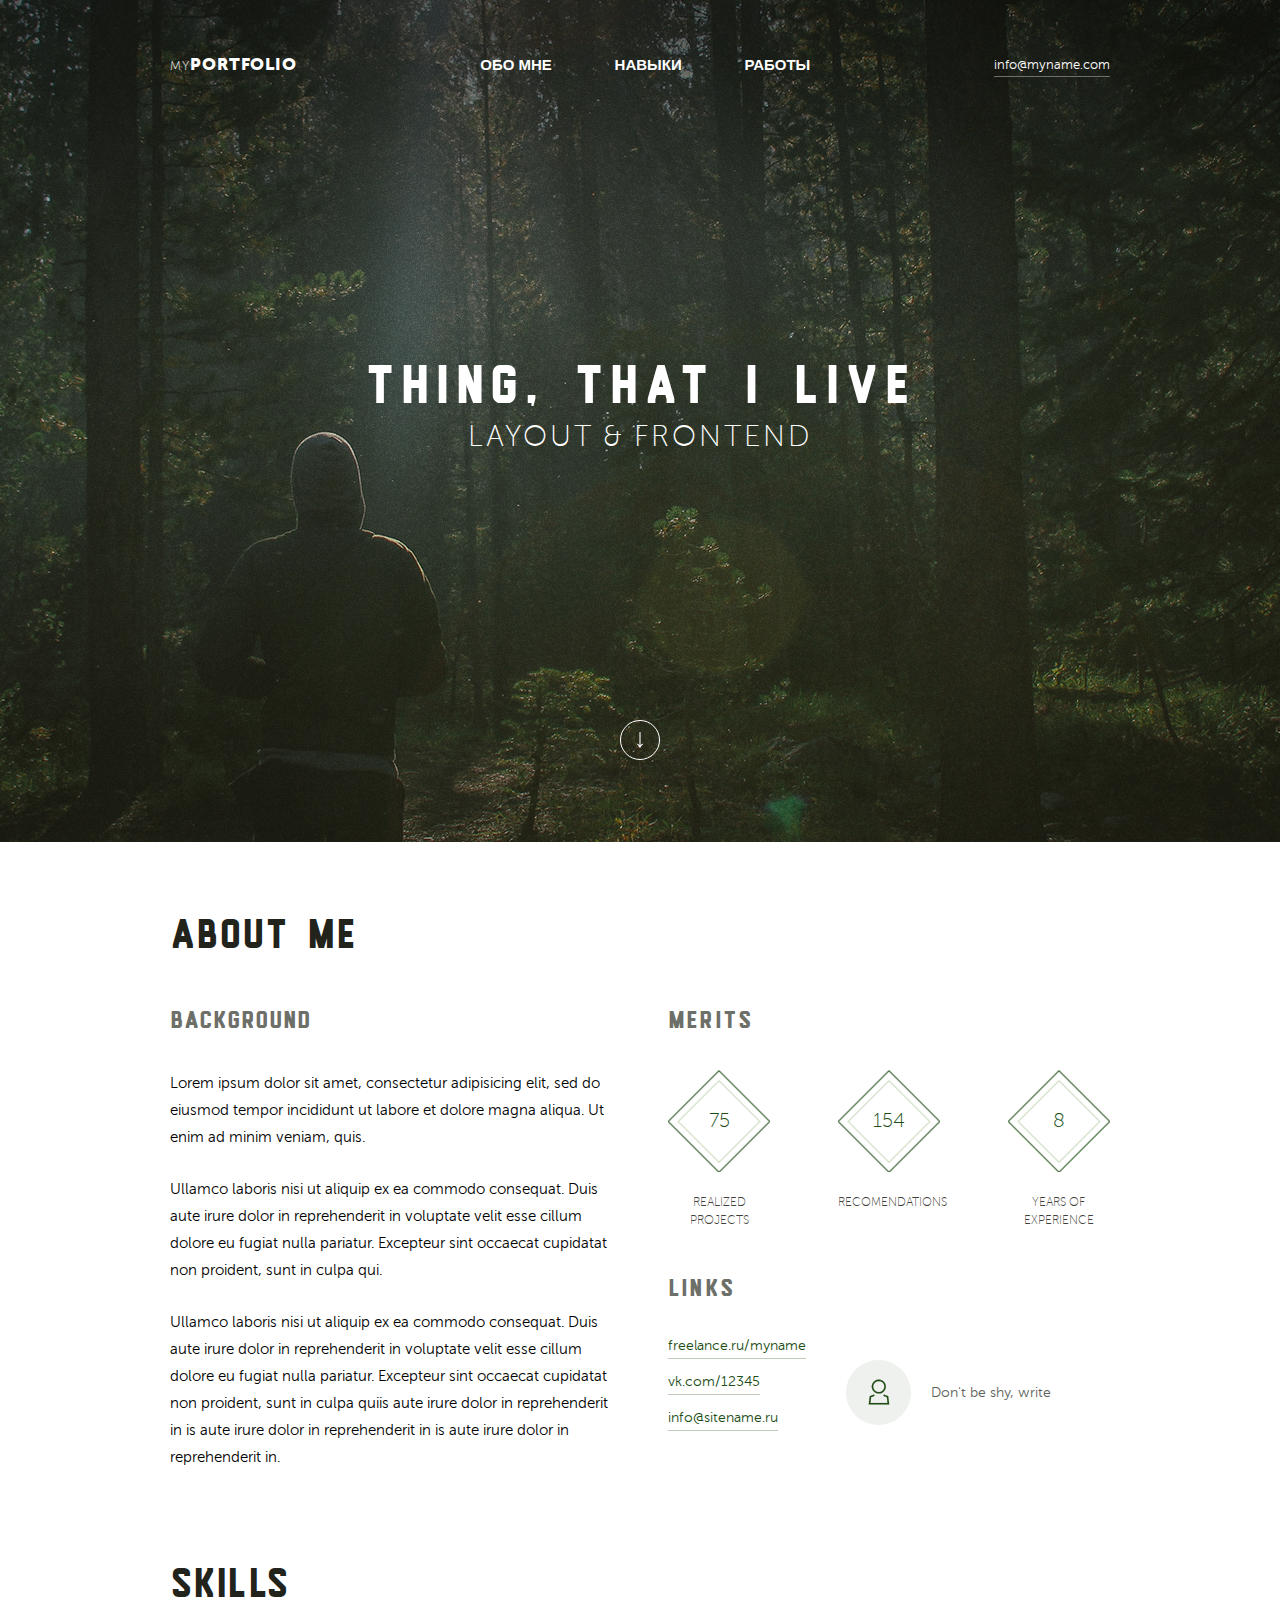
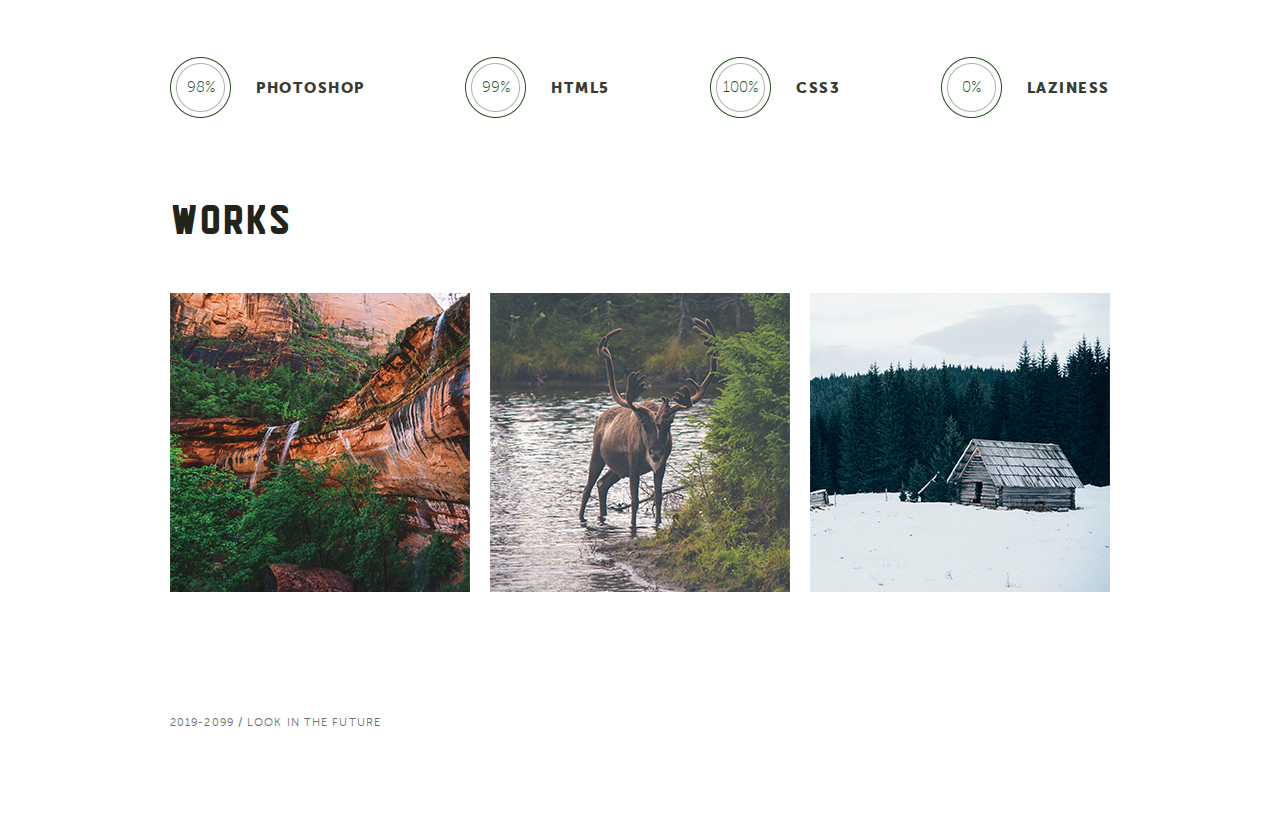
<file: MyPortfolio/index.html>
<!DOCTYPE html>
<html lang="ru, en">
<head>
	<meta charset="UTF-8">
	<meta name = viewport content = "width=device-width">
	<title>Document</title>
	<link rel="stylesheet" href="css/main.css">
	<link rel="stylesheet" href="css/media.css">
</head>
<body>
	<header class="header">
		<div class="container">
			<div class="header-wrap">
				<p class="header-logo">
					<a href="">
						<span class="f-part">My</span>
						<span class="s-part">Portfolio</span>
					</a>
				</p>
				<div class="header-menu">
					<div class="header-menu-item">Обо мне</div>
					<div class="header-menu-item">Навыки</div>
					<div class="header-menu-item">Работы</div>
				</div>
				<div class="header-email">
					<a href>info@myname.com</a>
				</div>
			</div>
			<div class="header-offer">
				<h1 class="header-offer-heading">
					Thing, that i live
				</h1>
				<p class="header-offer-postheading">
					Layout & Frontend
				</p>
			</div>
			<div class="header-foot">
				<button class="header-btn">
					
				</button>
			</div>
		</div>
	</header>
	<div class="main">
		<div class="container">
			<div class="about">
				<h2 class="about-header">
					About me
				</h2>
				<div class="about-contentbox">
					<div class="about-left">
						<p class="about-left-postheader">
							Background
						</p>
						<div class="about-left-text">
							<p>Lorem ipsum dolor sit amet, consectetur adipisicing elit, sed do eiusmod tempor incididunt ut labore et dolore magna aliqua. Ut enim ad minim veniam, quis.</p>

							<p>Ullamco laboris nisi ut aliquip ex ea commodo consequat. Duis aute irure dolor in reprehenderit in voluptate velit esse cillum dolore eu fugiat nulla pariatur. Excepteur sint occaecat cupidatat non proident, sunt in culpa qui.</p>

							<p>Ullamco laboris nisi ut aliquip ex ea commodo consequat. Duis aute irure dolor in reprehenderit in voluptate velit esse cillum dolore eu fugiat nulla pariatur. Excepteur sint occaecat cupidatat non proident, sunt in culpa quiis aute irure dolor in reprehenderit in is aute irure dolor in reprehenderit in is aute irure dolor in reprehenderit in.</p>
						</div>
					</div>
					<div class="about-right">
						<p class="about-right-postheader">
							Merits
						</p>
						<div class="about-right-rectangles">
							<div class="rect-block">
								<div class="rect">
									75
								</div>
								<p class="rect-value">
									Realized projects
								</p>
							</div>
							<div class="rect-block">
								<div class="rect">
									154
								</div>
								<p class="rect-value">
									Recomendations
								</p>
							</div>
							<div class="rect-block">
								<div class="rect">
									8
								</div>
								<p class="rect-value">
									Years of experience
								</p>
							</div>
						</div>
						<p class="about-right-postheader">
							Links
						</p>
						<div class="about-right-link">
							<div class="about-right-link-wrap">
								<div class="about-right-link-item">
									<a href="">freelance.ru/myname</a>
								</div>
								<div class="about-right-link-item">
									<a href="">vk.com/12345</a>
								</div>
								<div class="about-right-link-item">
									<a href="">info@sitename.ru</a>
								</div>
							</div>
							<div class="about-right-link-typefield">
								<div class="about-right-link-typefield-img">
								</div>
								<div class="about-right-link-typefield-text">
									Don't be shy, write
								</div>
							</div>
						</div>
					</div>
				</div>
			</div>
			<div class="skills">
				<h2 class="skills-heading">
					Skills
				</h2>
				<div class="skills-content">
					<div class="skills-content-item">
						<div class="skills-content-item-ellipse"
						>98%</div>
						<div class="skills-content-item-text">
							Photoshop
						</div>
					</div>
					<div class="skills-content-item">
						<div class="skills-content-item-ellipse"
						>99%</div>
						<div class="skills-content-item-text">
							Html5
						</div>
					</div>
					<div class="skills-content-item">
						<div class="skills-content-item-ellipse"
						>100%</div>
						<div class="skills-content-item-text">
							Css3
						</div>
					</div>
					<div class="skills-content-item">
						<div class="skills-content-item-ellipse"
						>0%</div>
						<div class="skills-content-item-text">
							Laziness
						</div>
					</div>
				</div>
			</div>
			<div class="works">
				<h2 class="works-heading">
					Works
				</h2>
				<div class="works-wrapper">
					<div class="works-item">
						<img src="img/dirst-work.png" alt="">
						<div class="works-item-hover">
							<p class = name>Name of work</p>
							<a href=""><p class="watch">Watch</p></a>
						</div>
					</div>
					<div class="works-item">
						<img src="img/second-work.png" alt="">
						<div class="works-item-hover">
							<p class = name>Name of work</p>
							<a href=""><p class="watch">Watch</p></a>
						</div>
					</div>
					<div class="works-item">
						<img src="img/third-work.png" alt="">
						<div class="works-item-hover">
							<p class = name>Name of work</p>
							<a href=""><p class="watch">Watch</p></a>
						</div>
					</div>
				</div>
			</div>
		</div>
	</div>
	<footer class= footer>
		<div class="container">
			<p class="footer-text">
				2019-2099 / Look in the future
			</p>
		</div>
	</footer>
</body>
</html>
</file>
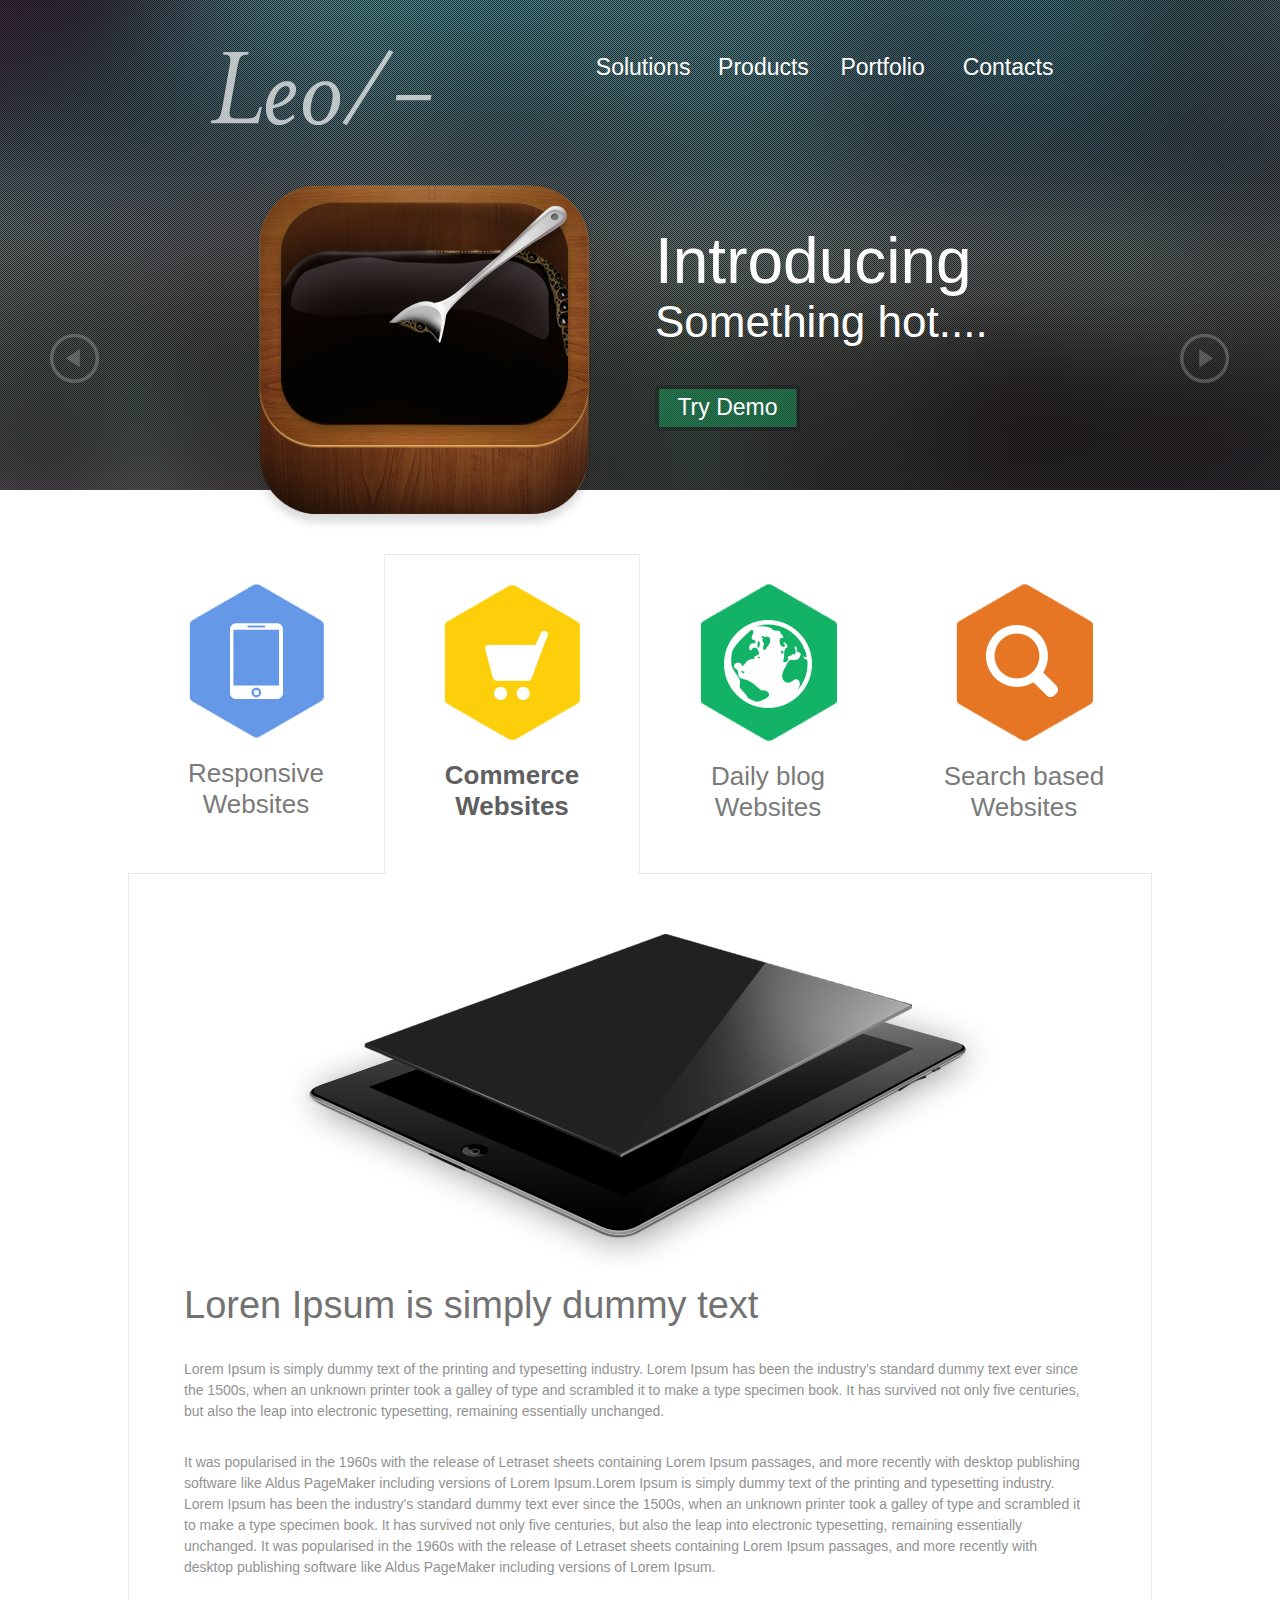
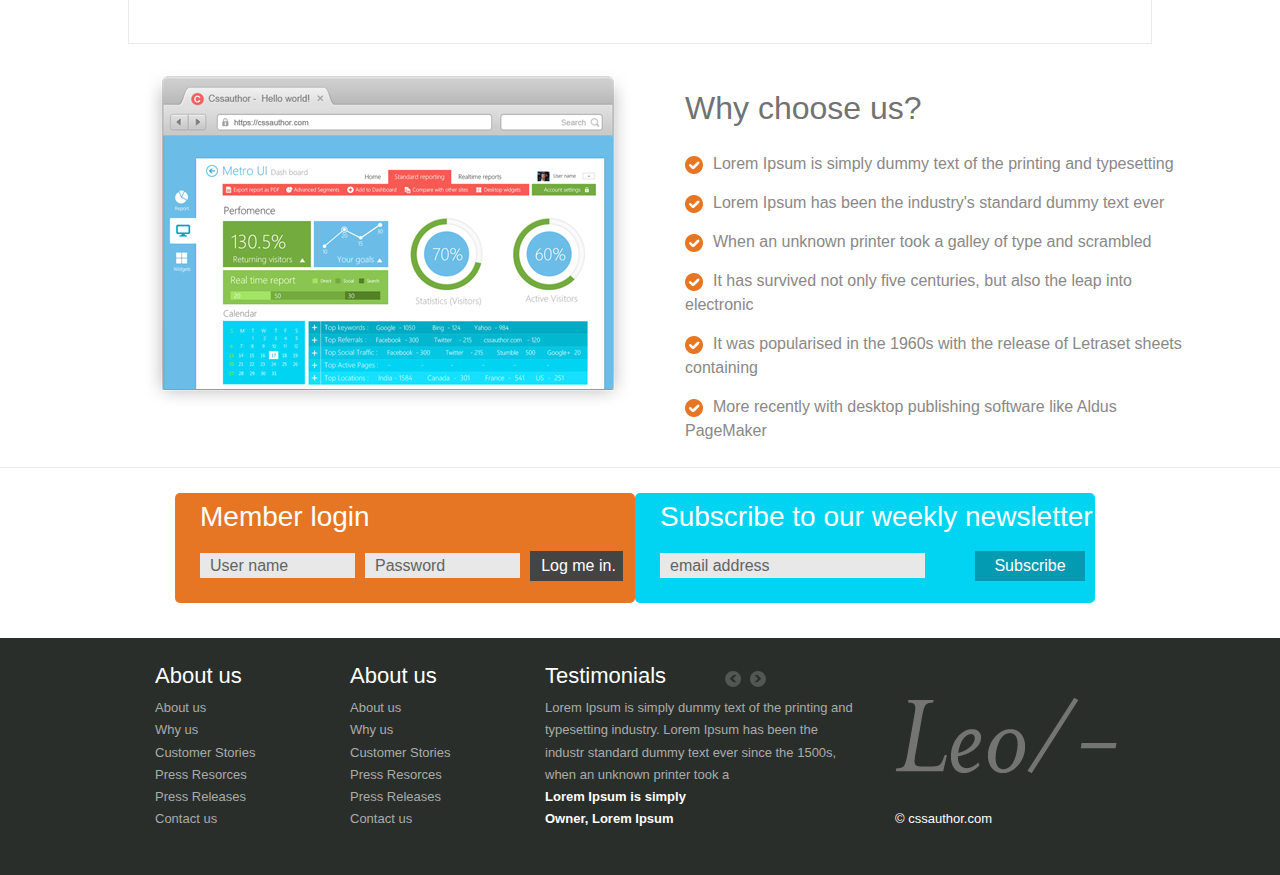
<file: site_with_bs/index.html>
<!DOCTYPE html>
<html lang = en>

<head>
	<meta charset="utf-8">
	<title>Bootstrap</title>
	<link rel="stylesheet" href="css/bootstrap.css">
	<link rel="stylesheet" href="">
	<link rel="stylesheet" href="css/style.css">
</head>
<body>
	<div class="container-fluid">
		<div class="header">
			<div class="row log-menu ">
				<div class = col-lg-2>
					<img src="img/logo.png" alt="">
				</div>
				<div class="col-lg-7 offset-lg-3 row menu">
					<a class = "col-lg-3" href="">Solutions</a>
					<a class = "col-lg-3" href="">Products</a>				
					<a class = "col-lg-3" href="">Portfolio</a>
					<a class = "col-lg-3" href="">Contacts</a>
				</div>
			</div>
			<div class="row banner align-items-center">
				<div class="col-lg-1 left">
					<a  class = left href=""><img src="img/left.png" alt="">
					</a>
				</div>
				<div class="col-lg-4 offset-lg-1">
					<img src="img/icon.png" alt="">
				</div>
				<div class="col-lg-4">
					<p class = b-text>Introducing</p>
					<p class = b-light>Something hot....</p>
					<a  class = but href=""><p class = link>Try Demo</p></a>
				</div>
				<div class="col-lg-1 offset-lg-1 right">
					<a  class = href=""><img src="img/right.png" alt=""></a>
				</div>
			</div>
		</div>
		<div class="main">
			<div class="row imgs">
				<div class="col-lg-3 item">
					<img src="img/img-1.png" alt="">
					<p class = caption>Responsive<br> Websites</p>
				</div>
				<div class="col-lg-3 item item_act">
					<img src="img/img-2.png" alt="">
					<p class = caption_act>Commerce<br> Websites</p>
				</div>
				<div class="col-lg-3 item ">
					<img src="img/img-3.png" alt="">
					<p class = caption>Daily blog<br> Websites</p>
				</div>
				<div class="col-lg-3 item">
					<img src="img/img-4.png" alt="">
					<p class = caption>Search based<br> Websites</p>
				</div>
			</div>
			<div class="cont">
				<div class="ipad">
					<img src="img/ipad.png" alt="">
				</div>
				<div class="text">
					<h2>Loren Ipsum is simply dummy text</h2>
					<p>Lorem Ipsum is simply dummy text of the printing and typesetting industry. Lorem Ipsum has been the industry's standard dummy text ever since the 1500s, when an unknown printer took a galley of type and scrambled it to make a type specimen book. It has survived not only five centuries, but also the leap into electronic typesetting, remaining essentially unchanged.</p>
					<p class = second>
						It was popularised in the 1960s with the release of Letraset sheets containing Lorem Ipsum passages, and more recently with desktop publishing software like Aldus PageMaker including versions of Lorem Ipsum.Lorem Ipsum is simply dummy text of the printing and typesetting industry. Lorem Ipsum has been the industry's standard dummy text ever since the 1500s, when an unknown printer took a galley of type and scrambled it to make a type specimen book. It has survived not only five centuries, but also the leap into electronic typesetting, remaining essentially unchanged. It was popularised in the 1960s with the release of Letraset sheets containing Lorem Ipsum passages, and more recently with desktop publishing software like Aldus PageMaker including versions of Lorem Ipsum.
					</p>
				</div>
			</div>
		</div>
		<div class="bef_foot">
			<div class="row bef">
				<div class="col-lg-5">
					<img class = screen src="img/screen.png" alt="">
				</div>
				<div class="col-lg-6 offset-lg-1">
					<h3>Why choose us?</h3>
					<ul>
						<li><img src="img/marker.png" alt="">Lorem Ipsum is simply dummy text of the printing and typesetting</li>
						<li><img src="img/marker.png" alt="">Lorem Ipsum has been the industry's standard dummy text ever</li>
						<li><img src="img/marker.png" alt="">When an unknown printer took a galley of type and scrambled</li>
						<li><img src="img/marker.png" alt="">It has survived not only five centuries, but also the leap into electronic</li>
						<li><img src="img/marker.png" alt="">It was popularised in the 1960s with the release of Letraset sheets containing</li>
						<li><img src="img/marker.png" alt="">More recently with desktop publishing software like Aldus PageMaker</li>
					</ul>
				</div>
			</div>
		</div>
		<div class="footer">
			<div class="forms">
				<div class=" orange">
					<p>Member login</p>
					<div class="fields">
						<input class = us-name type="text" value = "User name">
						<input type="text" value="Password">
						<button class="but1">Log me in.</button>
					</div>
				</div>
				<div class="blue ">
					<p>Subscribe to our weekly newsletter
					</p>
					<div class="blue_field">
						<input class = email type="email" value = "email address">
						<button class="but2">Subscribe</button>
					</div>
				</div>
			</div>
			<div class="gr_foot">
				<div class="foot">
					<div class="block">
						<h4>About us</h4>
						<p>About us</p>
						<p>Why us</p>
						<p>Customer Stories</p>
						<p>Press Resorces</p>
						<p>Press Releases</p>
						<p>Contact us</p>
					</div>
					<div class="block">
						<h4>About us</h4>
						<p>About us</p>
						<p>Why us</p>
						<p>Customer Stories</p>
						<p>Press Resorces</p>
						<p>Press Releases</p>
						<p>Contact us</p>
					</div>
					<div class="block_3">
							<h4>Testimonials</h4>
							<img class = arleft src="img/fleft.png" alt="">
							<img class = arright src="img/fright.png" alt="">
						<p>Lorem Ipsum is simply dummy text of the printing and 
							typesetting industry. Lorem Ipsum has been the industr
							standard dummy text ever since the 1500s, 
						when an unknown printer took a </p>
						<p class = "bold">
						Lorem Ipsum is simply</p>
						<p class = bold>Owner, Lorem Ipsum
						</p>
					</div>
					<div class="foot-logo">
						<img class = log src="img/logo.png" alt="">
						<p>© cssauthor.com</p>
					</div>
				</div>
			</div>
		</div>
	</div>
</div>
</body>
</html>
</file>
<file: MyPortfolio/css/main.css>
@font-face {
  font-family: 'Museo100it';
  src: url('../fonts/museosanscyrl_100_italic-webfont.eot');
  src: url('../fonts/museosanscyrl_100_italic-webfont.eot?#iefix') format('embedded-opentype'), /* IE6-IE8 */ url('../fonts/museosanscyrl_100_italic-webfont.woff2') format('woff2'), /* Super Modern Browsers */ url('../fonts/museosanscyrl_100_italic-webfont.woff') format('woff'), /* Pretty Modern Browsers */ url('../fonts/museosanscyrl_100_italic-webfont.ttf') format('truetype'), /* Safari, Android, iOS */ url('../fonts/museosanscyrl_100_italic-webfont.svg#svgFontName') format('svg');
}
@font-face {
  font-family: 'Museo100';
  src: url('../fonts/museosanscyrl_100-webfont.eot');
  src: url('../fonts/museosanscyrl_100-webfont.eot?#iefix') format('embedded-opentype'), /* IE6-IE8 */ url('../fonts/museosanscyrl_100-webfont.woff2') format('woff2'), /* Super Modern Browsers */ url('../fonts/museosanscyrl_100-webfont.woff') format('woff'), /* Pretty Modern Browsers */ url('../fonts/museosanscyrl_100-webfont.ttf') format('truetype'), /* Safari, Android, iOS */ url('../fonts/museosanscyrl_100-webfont.svg#svgFontName') format('svg');
}
@font-face {
  font-family: 'Museo300it';
  src: url('../fonts/museosanscyrl_300_italic-webfont.eot');
  src: url('../fonts/museosanscyrl_300_italic-webfont.eot?#iefix') format('embedded-opentype'), /* IE6-IE8 */ url('../fonts/museosanscyrl_300_italic-webfont.woff2') format('woff2'), /* Super Modern Browsers */ url('../fonts/museosanscyrl_300_italic-webfont.woff') format('woff'), /* Pretty Modern Browsers */ url('../fonts/museosanscyrl_300_italic-webfont.ttf') format('truetype'), /* Safari, Android, iOS */ url('../fonts/museosanscyrl_300_italic-webfont.svg#svgFontName') format('svg');
}
@font-face {
  font-family: 'Museo300';
  src: url('../fonts/museosanscyrl_300-webfont.eot');
  src: url('../fonts/museosanscyrl_300-webfont.eot?#iefix') format('embedded-opentype'), /* IE6-IE8 */ url('../fonts/museosanscyrl_300-webfont.woff2') format('woff2'), /* Super Modern Browsers */ url('../fonts/museosanscyrl_300-webfont.woff') format('woff'), /* Pretty Modern Browsers */ url('../fonts/museosanscyrl_300-webfont.ttf') format('truetype'), /* Safari, Android, iOS */ url('../fonts/museosanscyrl_300-webfont.svg#svgFontName') format('svg');
}
@font-face {
  font-family: 'Museo900it';
  src: url('../fonts/museosanscyrl_900_italic-webfont.eot');
  src: url('../fonts/museosanscyrl_900_italic-webfont.eot?#iefix') format('embedded-opentype'), /* IE6-IE8 */ url('../fonts/museosanscyrl_900_italic-webfont.woff2') format('woff2'), /* Super Modern Browsers */ url('../fonts/museosanscyrl_900_italic-webfont.woff') format('woff'), /* Pretty Modern Browsers */ url('../fonts/museosanscyrl_900_italic-webfont.ttf') format('truetype'), /* Safari, Android, iOS */ url('../fonts/museosanscyrl_900_italic-webfont.svg#svgFontName') format('svg');
}
@font-face {
  font-family: 'Museo900';
  src: url('../fonts/museosanscyrl_900-webfont.eot');
  src: url('../fonts/museosanscyrl_900-webfont.eot?#iefix') format('embedded-opentype'), /* IE6-IE8 */ url('../fonts/museosanscyrl_900-webfont.woff2') format('woff2'), /* Super Modern Browsers */ url('../fonts/museosanscyrl_900-webfont.woff') format('woff'), /* Pretty Modern Browsers */ url('../fonts/museosanscyrl_900-webfont.ttf') format('truetype'), /* Safari, Android, iOS */ url('../fonts/museosanscyrl_900-webfont.svg#svgFontName') format('svg');
}
@font-face {
  font-family: 'Natasha';
  src: url('../fonts/natasha-webfont.eot');
  src: url('../fonts/natasha-webfont.eot?#iefix') format('embedded-opentype'), /* IE6-IE8 */ url('../fonts/natasha-webfont.woff2') format('woff2'), /* Super Modern Browsers */ url('../fonts/natasha-webfont.woff') format('woff'), /* Pretty Modern Browsers */ url('../fonts/natasha-webfont.ttf') format('truetype'), /* Safari, Android, iOS */ url('../fonts/natasha-webfont.svg#svgFontName') format('svg');
}
.section__text {
  font-weight: 300;
  font-size: 15px;
  line-height: 27px;
  color: black;
}
body {
  font-family: Museo300, sans-serif;
}
body,
h1,
h2,
h3,
p {
  margin: 0;
  padding: 0;
}
div,
header {
  box-sizing: border-box;
}
a {
  text-decoration: none;
  color: white;
}
.container {
  width: 940px;
  margin: 0px auto;
}
.header {
  padding: 40px 0 80px 0;
  background: url('../img/head-bg.png') no-repeat center top;
}
.header-wrap {
  display: flex;
  align-items: center;
  justify-content: space-between;
}
.header-logo {
  text-transform: uppercase;
  color: white;
  letter-spacing: 0.05em;
  line-height: 48px;
}
.header-logo .f-part {
  display: inline-block;
  font-family: Museo100, sans-serif;
  font-size: 13px;
}
.header-logo .s-part {
  display: inline-block;
  font-family: Museo900, sans-serif;
  font-size: 17px;
  font-weight: 900;
  margin-left: -4px;
}
.header-menu {
  display: flex;
  width: 330px;
  justify-content: space-between;
}
.header-menu-item {
  font-family: Museo900, sans-serif;
  font-size: 15px;
  font-weight: 900;
  text-transform: uppercase;
  color: white;
  line-height: 48px;
}
.header-email {
  font-weight: 300;
  font-size: 13px;
}
.header-email a {
  color: white;
  border-bottom: 1px solid #6d6f69;
  line-height: 43px;
  padding-bottom: 4px;
}
.header-offer {
  text-align: center;
  margin-top: 265px;
  text-transform: uppercase;
  color: white;
}
.header-offer-heading {
  font-family: Natasha;
  font-size: 49px;
  line-height: 55px;
  letter-spacing: 0.1em;
}
.header-offer-postheading {
  display: block;
  font-family: Museo100, sans-serif;
  font-weight: 100;
  font-size: 29px;
  line-height: 55px;
  letter-spacing: 0.1em;
  margin-bottom: 255px;
}
.header-foot {
  text-align: center;
}
.header-btn {
  width: 40px;
  height: 40px;
  border: 1px solid white;
  border-radius: 50%;
  background: url('../img/arrow.png') no-repeat center center;
}
.about {
  padding: 70px 0 90px 0;
}
.about-header {
  font-family: Natasha, sans-serif;
  font-size: 37px;
  color: #22241b;
  text-transform: uppercase;
  margin-bottom: 55px;
}
.about-contentbox {
  display: flex;
  justify-content: space-between;
}
.about-left {
  width: 47%;
}
.about-left-postheader {
  font-family: Natasha, sans-serif;
  font-size: 22px;
  color: #6d6f69;
  text-transform: uppercase;
  margin-bottom: 40px;
}
.about-left-text {
  font-weight: 300;
  font-size: 15px;
  line-height: 27px;
  color: black;
}
.about-left-text p {
  margin-bottom: 25px;
}
.about-left-text p:nth-child(3) {
  margin-bottom: 0;
}
.about-right {
  width: 47%;
}
.about-right-postheader {
  font-family: Natasha, sans-serif;
  font-size: 22px;
  color: #6d6f69;
  text-transform: uppercase;
  margin-bottom: 40px;
  letter-spacing: 0.05em;
}
.about-right-postheader:nth-child(2) {
  margin-bottom: 25px;
}
.about-right-rectangles {
  display: flex;
  justify-content: space-between;
  margin-bottom: 45px;
}
.about-right-rectangles .rect-block {
  width: 102px;
}
.about-right-rectangles .rect-block:nth-child(3) {
  margin-bottom: 0px;
}
.about-right-rectangles .rect {
  text-align: center;
  color: #204d15;
  width: 100%;
  background: url('../img/rectangle.png') no-repeat center top;
  font-family: Museo100, sans-serif;
  font-size: 20px;
  line-height: 102px;
  margin-bottom: 22px;
}
.about-right-rectangles .rect-value {
  color: #3f4139;
  font-family: Museo100, sans-serif;
  font-size: 12px;
  text-transform: uppercase;
  line-height: 18px;
  text-align: center;
}
.about-right-link {
  display: flex;
  width: 100%;
  justify-content: space-between;
}
.about-right-link-item {
  font-family: Museo300, sans-serif;
  font-size: 14px;
}
.about-right-link-item a {
  display: inline-block;
  padding-bottom: 5px;
  border-bottom: 1px solid #becbbb;
  color: #204d15;
  margin-bottom: 15px;
}
.about-right-link-item a:nth-child(3) {
  margin-bottom: 0;
}
.about-right-link-typefield {
  margin-left: 40px;
  width: 100%;
  display: flex;
  align-items: center;
}
.about-right-link-typefield-img {
  width: 65px;
  height: 65px;
  border-radius: 50%;
  background: #eef1ed url('../img/person.png') no-repeat center center;
  margin-right: 20px;
}
.about-right-link-typefield-text {
  font-family: Museo300, sans-serif;
  font-size: 14px;
  color: #60615a;
  line-height: 65px;
}
.skills {
  padding-bottom: 80px;
}
.skills-heading {
  font-family: Natasha, sans-serif;
  font-size: 37px;
  color: #22241b;
  text-transform: uppercase;
  margin-bottom: 56px;
}
.skills-content {
  display: flex;
  justify-content: space-between;
}
.skills-content-item {
  display: flex;
  align-items: center;
}
.skills-content-item-ellipse {
  font-family: Museo100, sans-serif;
  font-size: 15px;
  color: #204d15;
  width: 61px;
  text-align: center;
  background: url('../img/double-ellipse.png') no-repeat center top;
  line-height: 61px;
  margin-right: 25px;
}
.skills-content-item-text {
  font-family: Museo900, sans-serif;
  font-size: 15px;
  text-transform: uppercase;
  color: #3a3c34;
  letter-spacing: 0.1em;
}
.works {
  padding-bottom: 120px;
}
.works .works-heading {
  font-family: Natasha, sans-serif;
  font-size: 37px;
  color: #22241b;
  text-transform: uppercase;
  margin-bottom: 55px;
}
.works-wrapper {
  display: flex;
  justify-content: space-between;
}
.works-item {
  position: relative;
}
.works-item-hover {
  position: absolute;
  display: none;
  top: 0px;
  left: 0px;
  bottom: 4px;
  width: 100%;
  background: rgba(0, 0, 0, 0.6);
  text-align: center;
}
.works-item-hover .name {
  font-family: Museo900, sans-serif;
  font-size: 15px;
  text-transform: uppercase;
  color: white;
  margin-bottom: 10px;
  margin-top: 40%;
}
.works-item-hover .watch {
  display: inline-block;
  font-family: Museo300, sans-serif;
  font-size: 13px;
  color: white;
  border-bottom: 1px solid #858587;
  margin-bottom: 40%;
}
.works-item:hover .works-item-hover {
  display: block;
}
.footer {
  padding-bottom: 100px;
}
.footer-text {
  font-size: 11px;
  text-transform: uppercase;
  color: #6d6f69;
  letter-spacing: 0.1em;
}
</file>
<file: MyPortfolio/css/media.css>
/*  --- Planchets --- */
@media screen and (max-width: 960px) {
  .container {
    width: 90%;
  }
  .about-right-link {
    display: block;
  }
  .about-right-link-typefield {
    margin-left: 0;
    margin-top: 10px;
  }
  .skills-content {
    display: block;
  }
  .skills-content-item {
    width: 50%;
    float: left;
    display: -webkit-box;
    display: -ms-flexbox;
    display: flex;
  }
  .skills-content-item:nth-child(1) {
    margin-bottom: 20px;
  }
  .skills-content-item:nth-child(2) {
    margin-bottom: 20px;
  }
  .skills-content:after {
    content: '';
    display: table;
    clear: both;
  }
  .works-item {
    width: 33%;
    overflow: hidden;
  }
  .works-item img {
    width: 100%;
  }
  .works-item-hover {
    overflow: hidden;
  }
}
/* --- Mobile ---*/
@media screen and (max-width: 728px) {
  .header-offer-postheading {
    margin-bottom: 40%;
  }
  .header-menu {
    display: none;
  }
  .about-contentbox {
    display: block;
  }
  .about-left {
    width: 100%;
  }
  .about-right {
    width: 100%;
  }
  .about-right-rectangles {
    display: block;
  }
  .about-right-rectangles .rect-block {
    margin: 0 auto;
    margin-bottom: 15px;
  }
  .about-left-text {
    margin-bottom: 45px;
  }
  .skills-content-item {
    float: none;
    width: 100%;
  }
  .skills-content-item:nth-child(3) {
    margin-bottom: 20px;
  }
  .works-wrapper {
    display: block;
  }
  .works-item {
    width: 90%;
    margin: 0 auto;
    margin-bottom: 20px;
  }
  .works-item img {
    width: 100%;
  }
}
</file>
<file: site_with_bs/css/style.css>
.header {
	width:100%;
	padding-top: 50px;
	height:490px;
	background: url('../img/bg.png') no-repeat center top;
	background-size: 100%;
	position: relative;
	margin: 0;
	margin-bottom: 64px;
}

.log-menu {
	padding:0 210px;
	margin-bottom: 60px;
}
p,li,ul {
	padding: 0;
	margin: 0;
}

li,ul {
	display:block;
}

a {
	color:white;
	font-size:23px;
	text-decoration: none;
}

div {
	padding: 0;
	margin: 0;
}

.banner {
	padding:0 50px;
}

.container-fluid {
	width: 100%;
	padding: 0;
}

.b-text {
	font-size:64px;
	color:white;
	line-height:85%;
}

.b-light {
	font-size:44px;
	font-weight:300;
	color:white;
	margin-bottom: 30px;
}

.but {
	display: flex;
	align-items:center;
	text-align: center;
	width:145px;
	height: 46px;
	background: url("../img/but.png");
	margin-bottom: 50px;
}

.link {
	margin: 10px auto;
}

.right {
	text-align: right;
}

.main {
	width: 1024px;
	margin: 0 auto;
}

.caption {
	color: #7b7a7a;
	font-size: 26px;
	line-height:1.2;
	font-weight:300;
	padding-bottom: 50px;

}

.caption_act {
	color:#5f5f5f;
	line-height:1.2;
	font-weight:600;
	font-size: 26px;
	padding-bottom: 50px
}



.item {
	border-bottom: 1px solid #ebebeb;
	text-align:center;
	padding-top: 30px;
}

.item_act {
	border-top: 1px solid #ebebeb;
	border-left: 1px solid #ebebeb;
	border-right: 1px solid #ebebeb;
	border-bottom: none; 
}

.imgs {
	margin:0;
}

.imgs img {
	margin-bottom: 20px;
}

.ipad {
	padding-top: 60px;
	text-align: center;
}

.cont {
	padding:0;
	margin:0;
	border-left: 1px solid #ebebeb;
	border-right: 1px solid #ebebeb;
	border-bottom: 1px solid #ebebeb;
}

.text {
	padding-top:10px;
	padding-left:55px;
	padding-right: 70px;
}

h2 {
	color:#727272;
	font-size: 38px;
	font-weight: 300;
	margin-bottom: 30px;
}

h3 {
	color:#727272;
	padding-top: 45px;
	font-size: 32px;
	font-weight: 300;
	margin-bottom: 25px;
}

.text p {
	color: #929292;
	font-size: 14px;
	font-weight: 300;
	margin-bottom: 30px;
}
.text .second { 
	padding-bottom: 35px;
}

.bef_foot {
	padding-right: 70px;
	padding-left: 130px;
	border-bottom: 1px solid #ebebeb;
}

.screen {
	padding-top: 25px;
	padding-bottom:60px;
}

.bef {
	margin:0;
}

.bef li {
	margin-bottom: 15px;
	color:#8a8888;
	font-weight:300;
	font-size: 16px;
}

ul img {
	margin-right: 10px;
}

.forms {
	display:flex;
	justify-content: space-between;
	padding-top:25px;
	padding-left: 175px;
	padding-right: 185px;
}
.orange {
	width:470px;
	background: #e67624;
	border-radius:5px;
	padding-left:25px;
	height: 110px;
	padding-top: 10px;
	padding-bottom: 18px;
	margin-bottom: 35px;
}

.orange input {
	width:155px;
	padding-left: 10px;
	border:none;
	background: #e8e8e8;
	color:#636363;
	font-size:16px;
	height:25px;
	font-weight:300px;
}

.blue {
	width:470px;
	background: #01d4f3;
	border-radius: 5px;
	padding-left: 25px;
	padding-top:10px;
	margin-bottom: 35px;

}

.blue input {
	padding-left: 10px;
	width:265px;
	border:none;
	background: #e8e8e8;
	color:#636363;
	font-size:16px;
	height:25px;
	font-weight:300px;
	margin-right: 50px;
}

.forms p {
	color:white;
	font-size: 28px;
	font-weight:200;
	line-height: 1;
	margin-bottom: 20px;
}

.us-name {
	margin-right: 10px;

}


.but1 {
	
	margin-left: 10px;
	width:93px;
	padding-left:10px;
	color: white;
	background: #444444;
	font-size: 16px;
	font-weight:300;
	border:none;
	height: 30px;
}

.fields {
	display: flex;
	height:30px;
	align-items:center;
}


.but2 {
	width:110px;
	height:30px;
	color:white;
	background:#029bb1;
	border:none;
}

.blue_field {
	display: flex;
	align-items:center;
	height: 30px;
}

.gr_foot {
	background: #292e2a;
}
.block {
	width:195px;
}

.block_3 {
	width:315px;
	margin-right: 35px;
}

.foot {
	display:flex;
	position:relative;
	padding-top: 25px;
	padding-bottom: 45px;
	width:970px;
	line-height:1.7;
	margin: 0 auto;
	font-family:Arial,sans-serif;
	color: #aaacaa;
	font-size: 13px;
	font-weight: 500;

}

h4 {
	font-family: -apple-system, BlinkMacSystemFont, "Segoe UI", Roboto, "Helvetica Neue", Arial, "Noto Sans", sans-serif, "Apple Color Emoji", "Segoe UI Emoji", "Segoe UI Symbol", "Noto Color Emoji";
	font-weight:300;
	font-size:22px;
	color:white;
}


.bold {
	font-weight:900;
	color:white;
}

.arleft {
	position: absolute;
	top:33px;
	left:570px;

}

.arright {
	position: absolute;
	top: 33px;
	left:595px;
}

.foot-logo p {
	font-size:13px;
	font-weight: 500;
	color:white;
}

.log {
	filter: alpha(Opacity=50);
	opacity: 0.5;
	margin-top: 35px;
	margin-bottom: 35px;
}
</file>
